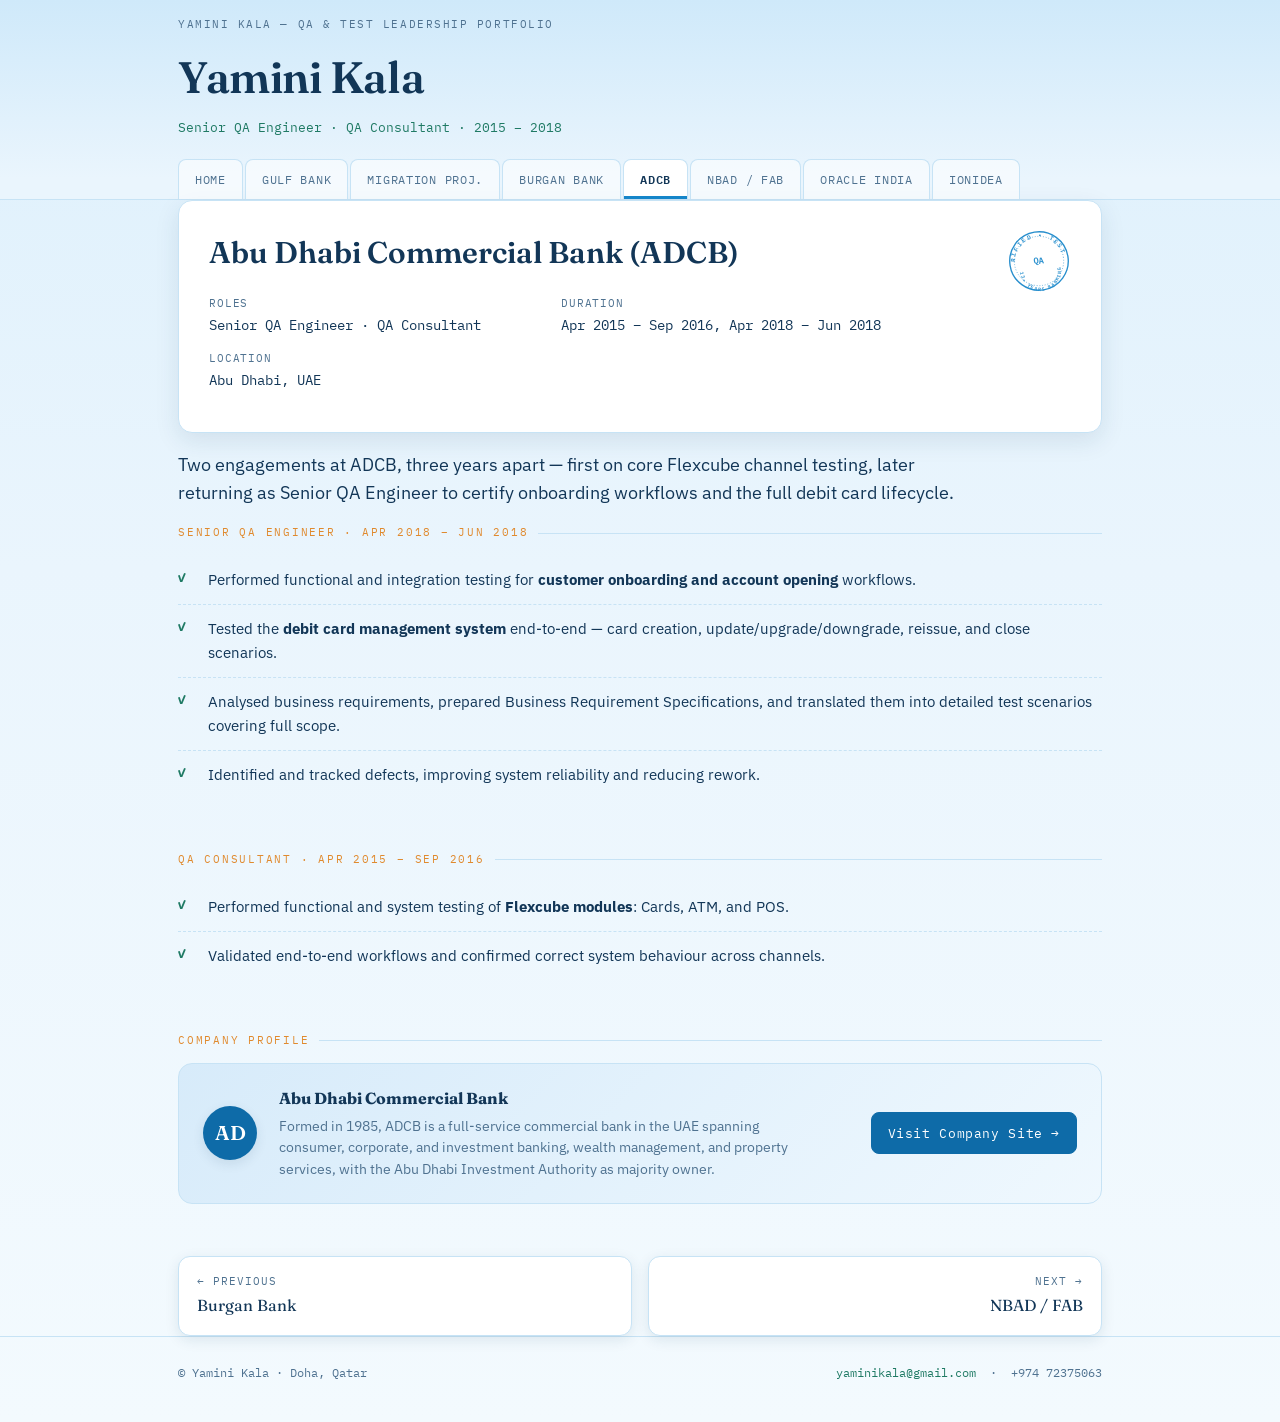
<file: adcb.html>
<!doctype html>
<html lang="en">
<head>
<meta charset="UTF-8">
<meta name="viewport" content="width=device-width, initial-scale=1.0">
<title>ADCB &middot; Yamini Kala</title>
<link rel="preconnect" href="https://fonts.googleapis.com">
<link href="https://fonts.googleapis.com/css2?family=Fraunces:opsz,wght@9..144,400;9..144,600;9..144,700&family=IBM+Plex+Sans:wght@400;500;600&family=IBM+Plex+Mono:wght@400;500;600&display=swap" rel="stylesheet">
<link rel="stylesheet" href="styles.css">
</head>
<body>

  <header class="masthead">
    <div class="wrap">
      <div class="masthead-top">
        <span>Yamini Kala &mdash; QA &amp; Test Leadership Portfolio</span>
      </div>
      <div class="brand-row">
        <div>
          <h1><a href="index.html" style="text-decoration:none;color:inherit;">Yamini Kala</a></h1>
          <div class="role-line">Senior QA Engineer &middot; QA Consultant &middot; 2015 &ndash; 2018</div>
        </div>
      </div>
      <nav class="tabs">
        <a href="index.html" class="tab">Home</a>
<a href="gulf-bank.html" class="tab">Gulf Bank</a>
<a href="migration-project.html" class="tab">Migration Proj.</a>
<a href="burgan-bank.html" class="tab">Burgan Bank</a>
<a href="adcb.html" class="tab active">ADCB</a>
<a href="nbad.html" class="tab">NBAD / FAB</a>
<a href="oracle-india.html" class="tab">Oracle India</a>
<a href="ionidea.html" class="tab">IonIdea</a>
      </nav>
    </div>
  </header>

  <main class="wrap">

<div class="record-head">
  <div>
    <h2 class="title">Abu Dhabi Commercial Bank (ADCB)</h2>
    <dl class="record-fields">
      <div><dt>Roles</dt><dd>Senior QA Engineer &middot; QA Consultant</dd></div>
      <div><dt>Duration</dt><dd>Apr 2015 &ndash; Sep 2016, Apr 2018 &ndash; Jun 2018</dd></div>
      <div><dt>Location</dt><dd>Abu Dhabi, UAE</dd></div>
    </dl>
  </div>
  
<div class="stamp small" aria-hidden="true">
  <svg viewBox="0 0 140 140" xmlns="http://www.w3.org/2000/svg">
    <circle cx="70" cy="70" r="64" fill="none" stroke="currentColor" stroke-width="3"/>
    <circle cx="70" cy="70" r="54" fill="none" stroke="currentColor" stroke-width="1.4" stroke-dasharray="2 4"/>
    <path id="arcTopad" d="M 18 70 A 52 52 0 0 1 122 70" fill="none"/>
    <path id="arcBotad" d="M 26 92 A 44 44 0 0 0 114 92" fill="none"/>
    <text font-size="13" letter-spacing="3" fill="currentColor">
      <textPath href="#arcTopad" startOffset="50%" text-anchor="middle">VERIFIED &#8226; TESTED</textPath>
    </text>
    <text x="70" y="76" font-size="19" text-anchor="middle" fill="currentColor" font-weight="700">QA</text>
    <text font-size="10.5" letter-spacing="2" fill="currentColor">
      <textPath href="#arcBotad" startOffset="50%" text-anchor="middle">13&#43; YEARS BANKING</textPath>
    </text>
  </svg>
</div>

</div>

<p class="lede">Two engagements at ADCB, three years apart &mdash; first on core Flexcube
channel testing, later returning as Senior QA Engineer to certify onboarding workflows
and the full debit card lifecycle.</p>

<section>
  <div class="section-label">Senior QA Engineer &middot; Apr 2018 &ndash; Jun 2018</div>
  <ul class="findings">
    <li>Performed functional and integration testing for <b>customer onboarding and account opening</b> workflows.</li>
    <li>Tested the <b>debit card management system</b> end-to-end &mdash; card creation, update/upgrade/downgrade, reissue, and close scenarios.</li>
    <li>Analysed business requirements, prepared Business Requirement Specifications, and translated them into detailed test scenarios covering full scope.</li>
    <li>Identified and tracked defects, improving system reliability and reducing rework.</li>
  </ul>
</section>

<section>
  <div class="section-label">QA Consultant &middot; Apr 2015 &ndash; Sep 2016</div>
  <ul class="findings">
    <li>Performed functional and system testing of <b>Flexcube modules</b>: Cards, ATM, and POS.</li>
    <li>Validated end-to-end workflows and confirmed correct system behaviour across channels.</li>
  </ul>
</section>

<section>
  <div class="section-label">Company Profile</div>
  
  <div class="company-panel">
    <div class="mark">AD</div>
    <div class="info">
      <h4>Abu Dhabi Commercial Bank</h4>
      <p>Formed in 1985, ADCB is a full-service commercial bank in the UAE spanning consumer, corporate, and investment banking, wealth management, and property services, with the Abu Dhabi Investment Authority as majority owner.</p>
    </div>
    <a class="btn" href="https://www.adcb.com" target="_blank" rel="noopener">Visit Company Site &rarr;</a>
  </div>

</section>


<div class="pagenav">
  <a class="prev" href="burgan-bank.html"><div class="dir">&larr; Previous</div><div class="name">Burgan Bank</div></a>
  <a class="next" href="nbad.html"><div class="dir">Next &rarr;</div><div class="name">NBAD / FAB</div></a>
</div>


  </main>

  <footer>
    <div class="wrap" style="display:flex;justify-content:space-between;flex-wrap:wrap;gap:10px;width:100%;">
      <span>&copy; Yamini Kala &middot; Doha, Qatar</span>
      <span><a href="mailto:yaminikala@gmail.com">yaminikala@gmail.com</a> &nbsp;&middot;&nbsp; +974 72375063</span>
    </div>
  </footer>

</body>
</html>
</file>
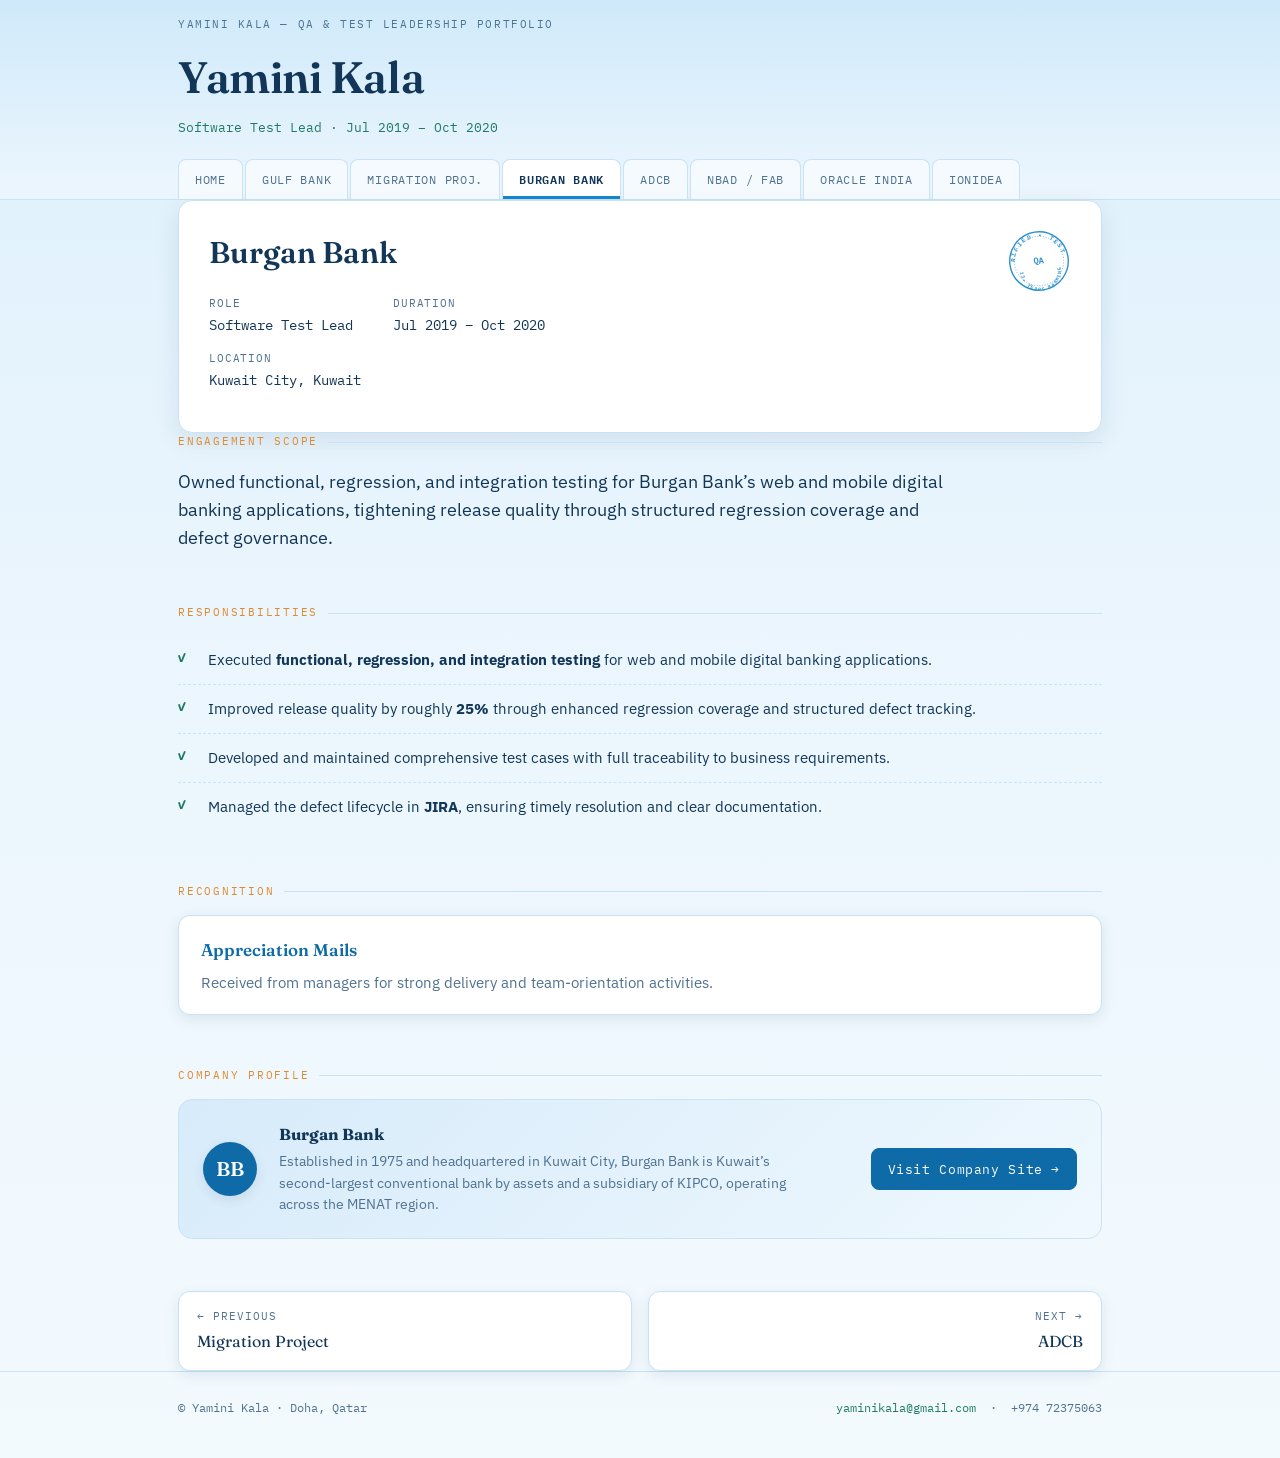
<file: burgan-bank.html>
<!doctype html>
<html lang="en">
<head>
<meta charset="UTF-8">
<meta name="viewport" content="width=device-width, initial-scale=1.0">
<title>Burgan Bank &middot; Yamini Kala</title>
<link rel="preconnect" href="https://fonts.googleapis.com">
<link href="https://fonts.googleapis.com/css2?family=Fraunces:opsz,wght@9..144,400;9..144,600;9..144,700&family=IBM+Plex+Sans:wght@400;500;600&family=IBM+Plex+Mono:wght@400;500;600&display=swap" rel="stylesheet">
<link rel="stylesheet" href="styles.css">
</head>
<body>

  <header class="masthead">
    <div class="wrap">
      <div class="masthead-top">
        <span>Yamini Kala &mdash; QA &amp; Test Leadership Portfolio</span>
      </div>
      <div class="brand-row">
        <div>
          <h1><a href="index.html" style="text-decoration:none;color:inherit;">Yamini Kala</a></h1>
          <div class="role-line">Software Test Lead &middot; Jul 2019 &ndash; Oct 2020</div>
        </div>
      </div>
      <nav class="tabs">
        <a href="index.html" class="tab">Home</a>
<a href="gulf-bank.html" class="tab">Gulf Bank</a>
<a href="migration-project.html" class="tab">Migration Proj.</a>
<a href="burgan-bank.html" class="tab active">Burgan Bank</a>
<a href="adcb.html" class="tab">ADCB</a>
<a href="nbad.html" class="tab">NBAD / FAB</a>
<a href="oracle-india.html" class="tab">Oracle India</a>
<a href="ionidea.html" class="tab">IonIdea</a>
      </nav>
    </div>
  </header>

  <main class="wrap">

<div class="record-head">
  <div>
    <h2 class="title">Burgan Bank</h2>
    <dl class="record-fields">
      <div><dt>Role</dt><dd>Software Test Lead</dd></div>
      <div><dt>Duration</dt><dd>Jul 2019 &ndash; Oct 2020</dd></div>
      <div><dt>Location</dt><dd>Kuwait City, Kuwait</dd></div>
    </dl>
  </div>
  
<div class="stamp small" aria-hidden="true">
  <svg viewBox="0 0 140 140" xmlns="http://www.w3.org/2000/svg">
    <circle cx="70" cy="70" r="64" fill="none" stroke="currentColor" stroke-width="3"/>
    <circle cx="70" cy="70" r="54" fill="none" stroke="currentColor" stroke-width="1.4" stroke-dasharray="2 4"/>
    <path id="arcTopbb" d="M 18 70 A 52 52 0 0 1 122 70" fill="none"/>
    <path id="arcBotbb" d="M 26 92 A 44 44 0 0 0 114 92" fill="none"/>
    <text font-size="13" letter-spacing="3" fill="currentColor">
      <textPath href="#arcTopbb" startOffset="50%" text-anchor="middle">VERIFIED &#8226; TESTED</textPath>
    </text>
    <text x="70" y="76" font-size="19" text-anchor="middle" fill="currentColor" font-weight="700">QA</text>
    <text font-size="10.5" letter-spacing="2" fill="currentColor">
      <textPath href="#arcBotbb" startOffset="50%" text-anchor="middle">13&#43; YEARS BANKING</textPath>
    </text>
  </svg>
</div>

</div>

<section>
  <div class="section-label">Engagement Scope</div>
  <p class="lede">Owned functional, regression, and integration testing for Burgan Bank&rsquo;s
  web and mobile digital banking applications, tightening release quality through structured
  regression coverage and defect governance.</p>
</section>

<section>
  <div class="section-label">Responsibilities</div>
  <ul class="findings">
    <li>Executed <b>functional, regression, and integration testing</b> for web and mobile digital banking applications.</li>
    <li>Improved release quality by roughly <b>25%</b> through enhanced regression coverage and structured defect tracking.</li>
    <li>Developed and maintained comprehensive test cases with full traceability to business requirements.</li>
    <li>Managed the defect lifecycle in <b>JIRA</b>, ensuring timely resolution and clear documentation.</li>
  </ul>
</section>

<section>
  <div class="section-label">Recognition</div>
  <div class="card"><h3>Appreciation Mails</h3><p>Received from managers for strong delivery and team-orientation activities.</p></div>
</section>

<section>
  <div class="section-label">Company Profile</div>
  
  <div class="company-panel">
    <div class="mark">BB</div>
    <div class="info">
      <h4>Burgan Bank</h4>
      <p>Established in 1975 and headquartered in Kuwait City, Burgan Bank is Kuwait&rsquo;s second-largest conventional bank by assets and a subsidiary of KIPCO, operating across the MENAT region.</p>
    </div>
    <a class="btn" href="https://www.burgan.com" target="_blank" rel="noopener">Visit Company Site &rarr;</a>
  </div>

</section>


<div class="pagenav">
  <a class="prev" href="migration-project.html"><div class="dir">&larr; Previous</div><div class="name">Migration Project</div></a>
  <a class="next" href="adcb.html"><div class="dir">Next &rarr;</div><div class="name">ADCB</div></a>
</div>


  </main>

  <footer>
    <div class="wrap" style="display:flex;justify-content:space-between;flex-wrap:wrap;gap:10px;width:100%;">
      <span>&copy; Yamini Kala &middot; Doha, Qatar</span>
      <span><a href="mailto:yaminikala@gmail.com">yaminikala@gmail.com</a> &nbsp;&middot;&nbsp; +974 72375063</span>
    </div>
  </footer>

</body>
</html>
</file>
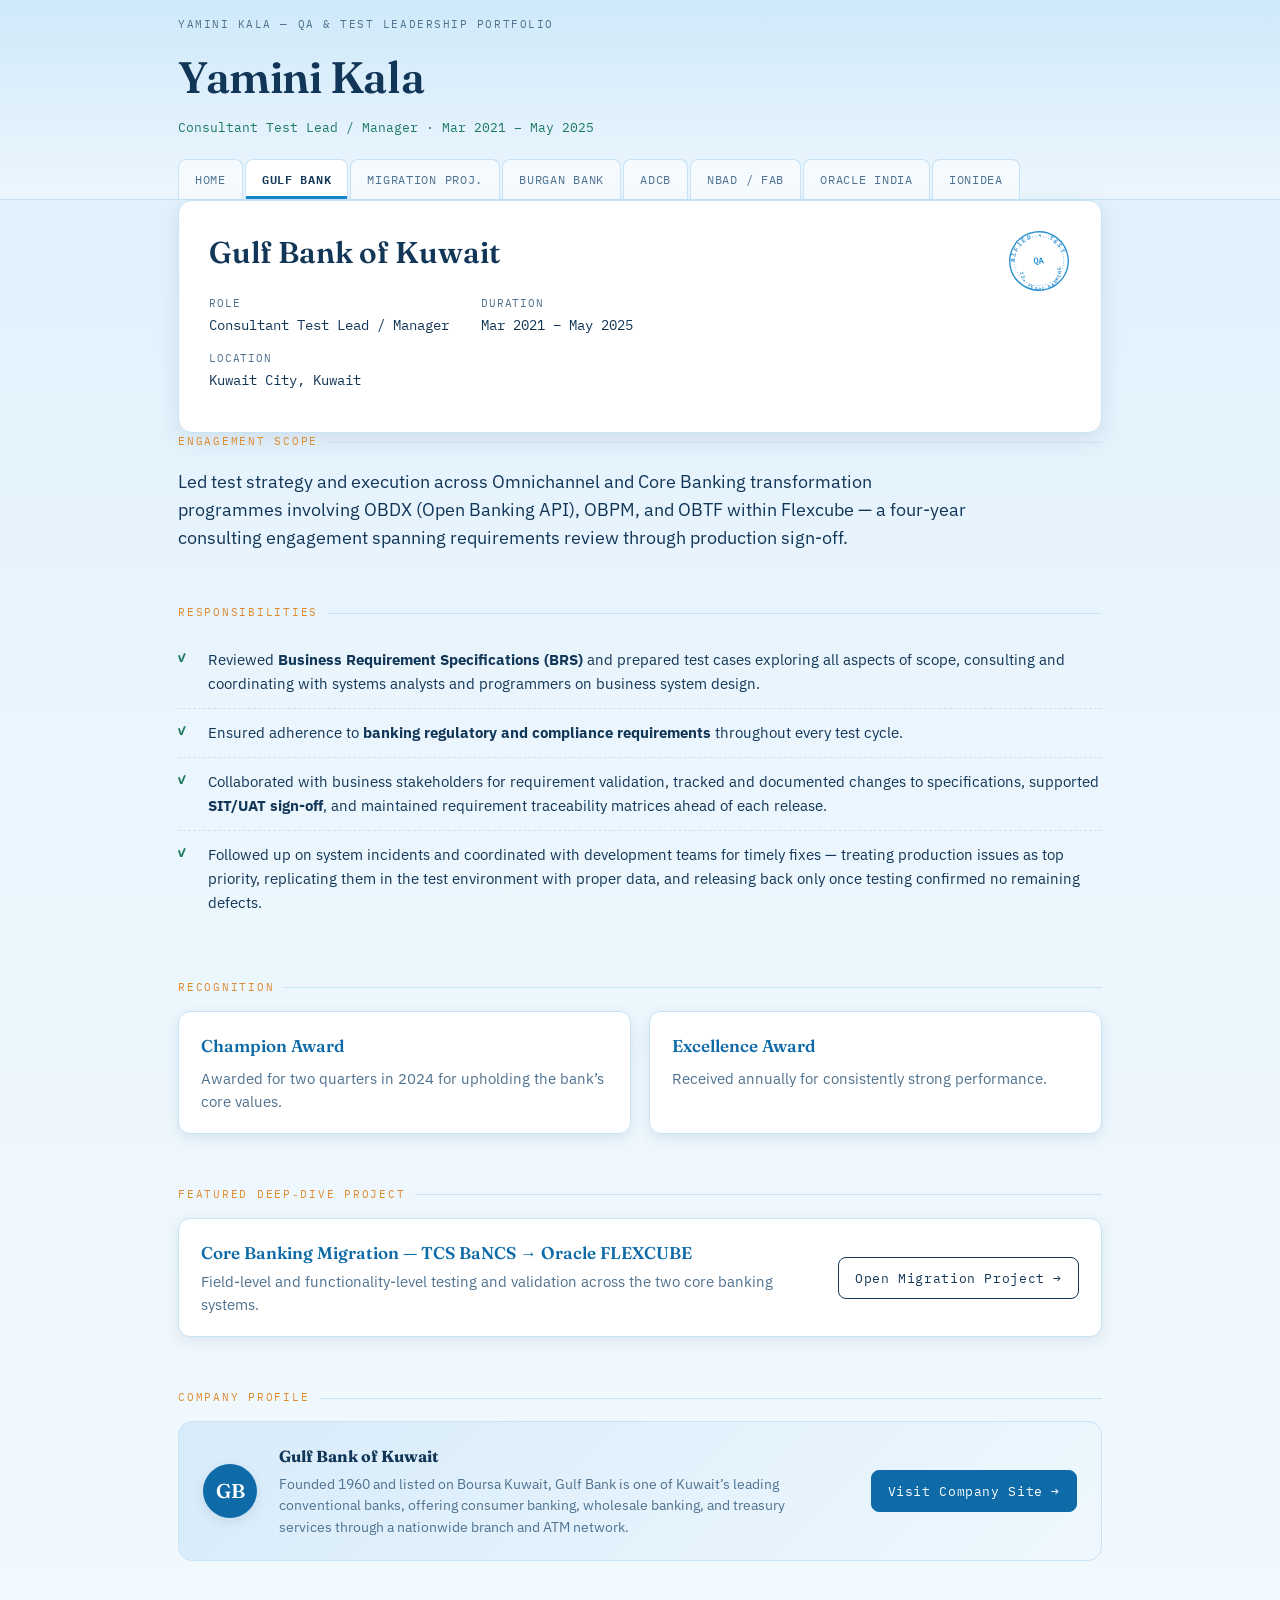
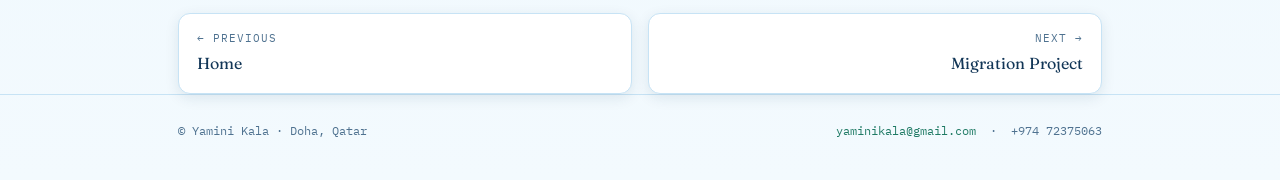
<file: gulf-bank.html>
<!doctype html>
<html lang="en">
<head>
<meta charset="UTF-8">
<meta name="viewport" content="width=device-width, initial-scale=1.0">
<title>Gulf Bank of Kuwait &middot; Yamini Kala</title>
<link rel="preconnect" href="https://fonts.googleapis.com">
<link href="https://fonts.googleapis.com/css2?family=Fraunces:opsz,wght@9..144,400;9..144,600;9..144,700&family=IBM+Plex+Sans:wght@400;500;600&family=IBM+Plex+Mono:wght@400;500;600&display=swap" rel="stylesheet">
<link rel="stylesheet" href="styles.css">
</head>
<body>

  <header class="masthead">
    <div class="wrap">
      <div class="masthead-top">
        <span>Yamini Kala &mdash; QA &amp; Test Leadership Portfolio</span>
      </div>
      <div class="brand-row">
        <div>
          <h1><a href="index.html" style="text-decoration:none;color:inherit;">Yamini Kala</a></h1>
          <div class="role-line">Consultant Test Lead / Manager &middot; Mar 2021 &ndash; May 2025</div>
        </div>
      </div>
      <nav class="tabs">
        <a href="index.html" class="tab">Home</a>
<a href="gulf-bank.html" class="tab active">Gulf Bank</a>
<a href="migration-project.html" class="tab">Migration Proj.</a>
<a href="burgan-bank.html" class="tab">Burgan Bank</a>
<a href="adcb.html" class="tab">ADCB</a>
<a href="nbad.html" class="tab">NBAD / FAB</a>
<a href="oracle-india.html" class="tab">Oracle India</a>
<a href="ionidea.html" class="tab">IonIdea</a>
      </nav>
    </div>
  </header>

  <main class="wrap">

<div class="record-head">
  <div>
    <h2 class="title">Gulf Bank of Kuwait</h2>
    <dl class="record-fields">
      <div><dt>Role</dt><dd>Consultant Test Lead / Manager</dd></div>
      <div><dt>Duration</dt><dd>Mar 2021 &ndash; May 2025</dd></div>
      <div><dt>Location</dt><dd>Kuwait City, Kuwait</dd></div>
    </dl>
  </div>
  
<div class="stamp small" aria-hidden="true">
  <svg viewBox="0 0 140 140" xmlns="http://www.w3.org/2000/svg">
    <circle cx="70" cy="70" r="64" fill="none" stroke="currentColor" stroke-width="3"/>
    <circle cx="70" cy="70" r="54" fill="none" stroke="currentColor" stroke-width="1.4" stroke-dasharray="2 4"/>
    <path id="arcTopgb" d="M 18 70 A 52 52 0 0 1 122 70" fill="none"/>
    <path id="arcBotgb" d="M 26 92 A 44 44 0 0 0 114 92" fill="none"/>
    <text font-size="13" letter-spacing="3" fill="currentColor">
      <textPath href="#arcTopgb" startOffset="50%" text-anchor="middle">VERIFIED &#8226; TESTED</textPath>
    </text>
    <text x="70" y="76" font-size="19" text-anchor="middle" fill="currentColor" font-weight="700">QA</text>
    <text font-size="10.5" letter-spacing="2" fill="currentColor">
      <textPath href="#arcBotgb" startOffset="50%" text-anchor="middle">13&#43; YEARS BANKING</textPath>
    </text>
  </svg>
</div>

</div>

<section>
  <div class="section-label">Engagement Scope</div>
  <p class="lede">Led test strategy and execution across Omnichannel and Core Banking
  transformation programmes involving OBDX (Open Banking API), OBPM, and OBTF within
  Flexcube &mdash; a four-year consulting engagement spanning requirements review through
  production sign-off.</p>
</section>

<section>
  <div class="section-label">Responsibilities</div>
  <ul class="findings">
    <li>Reviewed <b>Business Requirement Specifications (BRS)</b> and prepared test cases exploring all aspects of scope, consulting and coordinating with systems analysts and programmers on business system design.</li>
    <li>Ensured adherence to <b>banking regulatory and compliance requirements</b> throughout every test cycle.</li>
    <li>Collaborated with business stakeholders for requirement validation, tracked and documented changes to specifications, supported <b>SIT/UAT sign-off</b>, and maintained requirement traceability matrices ahead of each release.</li>
    <li>Followed up on system incidents and coordinated with development teams for timely fixes &mdash; treating production issues as top priority, replicating them in the test environment with proper data, and releasing back only once testing confirmed no remaining defects.</li>
  </ul>
</section>

<section>
  <div class="section-label">Recognition</div>
  <div class="grid-2">
    <div class="card"><h3>Champion Award</h3><p>Awarded for two quarters in 2024 for upholding the bank&rsquo;s core values.</p></div>
    <div class="card"><h3>Excellence Award</h3><p>Received annually for consistently strong performance.</p></div>
  </div>
</section>

<section>
  <div class="section-label">Featured Deep&#8209;Dive Project</div>
  <div class="card" style="display:flex;justify-content:space-between;align-items:center;gap:16px;flex-wrap:wrap;">
    <div>
      <h3 style="margin-bottom:4px;">Core Banking Migration &mdash; TCS BaNCS &rarr; Oracle FLEXCUBE</h3>
      <p>Field-level and functionality-level testing and validation across the two core banking systems.</p>
    </div>
    <a class="btn ghost" href="migration-project.html">Open Migration Project &rarr;</a>
  </div>
</section>

<section>
  <div class="section-label">Company Profile</div>
  
  <div class="company-panel">
    <div class="mark">GB</div>
    <div class="info">
      <h4>Gulf Bank of Kuwait</h4>
      <p>Founded 1960 and listed on Boursa Kuwait, Gulf Bank is one of Kuwait&rsquo;s leading conventional banks, offering consumer banking, wholesale banking, and treasury services through a nationwide branch and ATM network.</p>
    </div>
    <a class="btn" href="https://www.e-gulfbank.com" target="_blank" rel="noopener">Visit Company Site &rarr;</a>
  </div>

</section>


<div class="pagenav">
  <a class="prev" href="index.html"><div class="dir">&larr; Previous</div><div class="name">Home</div></a>
  <a class="next" href="migration-project.html"><div class="dir">Next &rarr;</div><div class="name">Migration Project</div></a>
</div>


  </main>

  <footer>
    <div class="wrap" style="display:flex;justify-content:space-between;flex-wrap:wrap;gap:10px;width:100%;">
      <span>&copy; Yamini Kala &middot; Doha, Qatar</span>
      <span><a href="mailto:yaminikala@gmail.com">yaminikala@gmail.com</a> &nbsp;&middot;&nbsp; +974 72375063</span>
    </div>
  </footer>

</body>
</html>
</file>
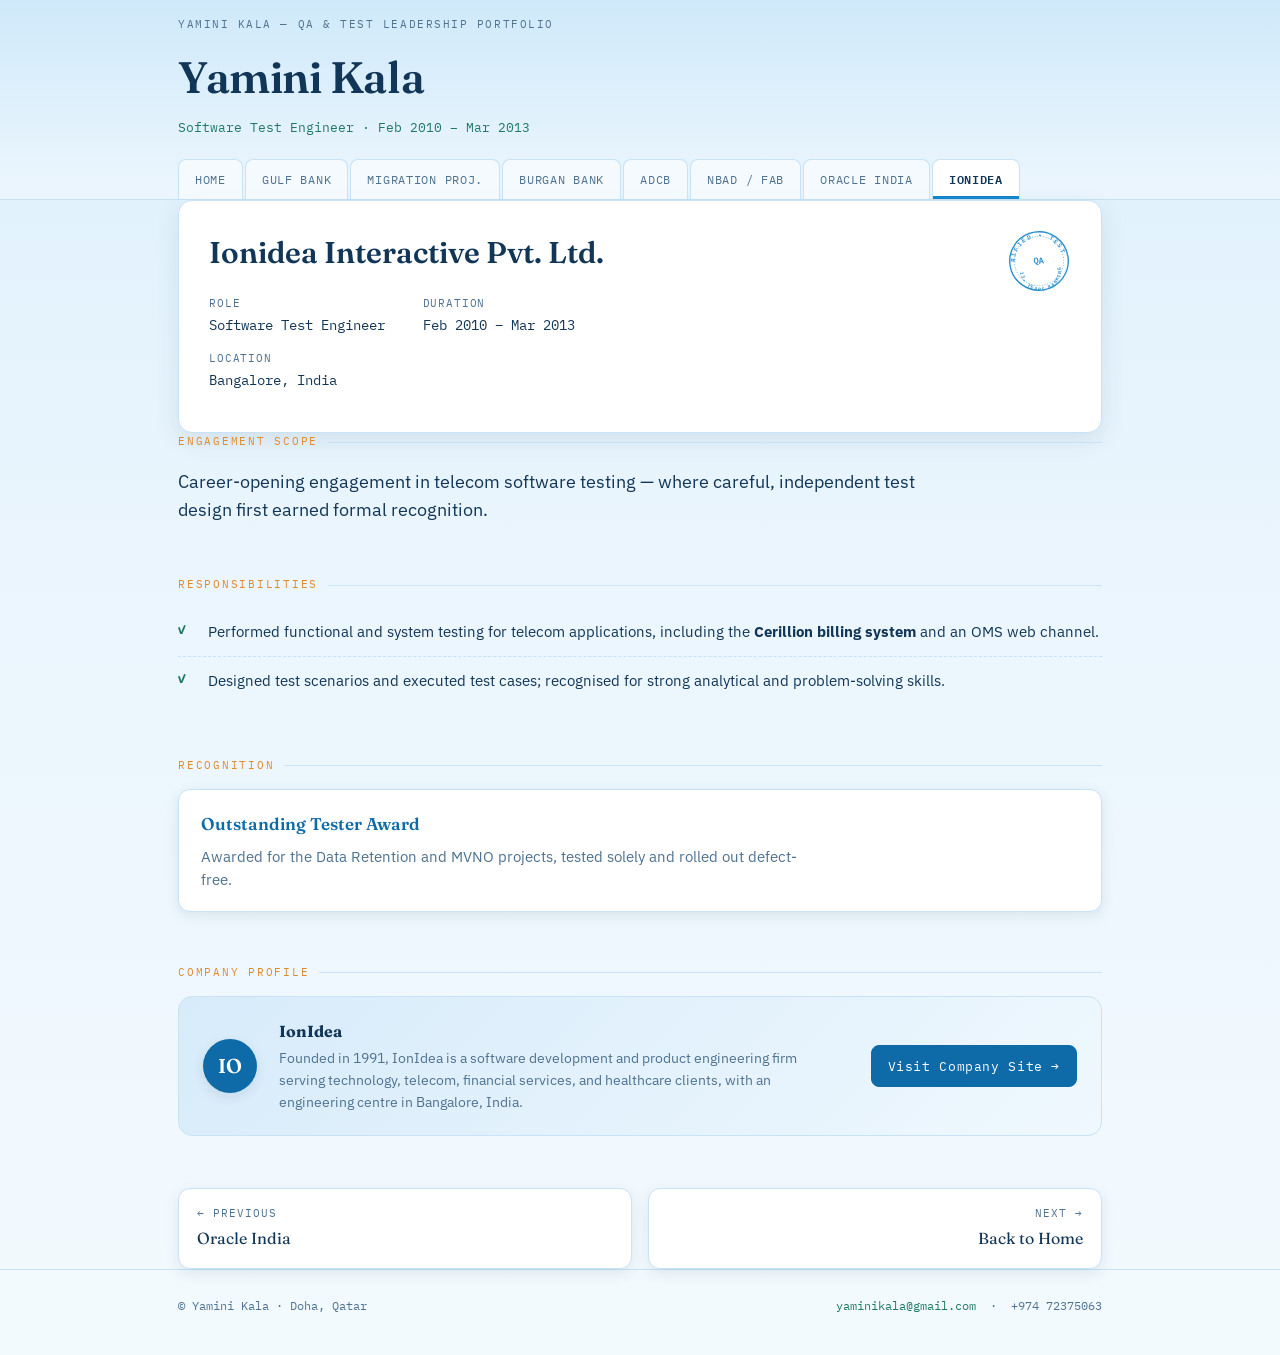
<file: ionidea.html>
<!doctype html>
<html lang="en">
<head>
<meta charset="UTF-8">
<meta name="viewport" content="width=device-width, initial-scale=1.0">
<title>IonIdea &middot; Yamini Kala</title>
<link rel="preconnect" href="https://fonts.googleapis.com">
<link href="https://fonts.googleapis.com/css2?family=Fraunces:opsz,wght@9..144,400;9..144,600;9..144,700&family=IBM+Plex+Sans:wght@400;500;600&family=IBM+Plex+Mono:wght@400;500;600&display=swap" rel="stylesheet">
<link rel="stylesheet" href="styles.css">
</head>
<body>

  <header class="masthead">
    <div class="wrap">
      <div class="masthead-top">
        <span>Yamini Kala &mdash; QA &amp; Test Leadership Portfolio</span>
      </div>
      <div class="brand-row">
        <div>
          <h1><a href="index.html" style="text-decoration:none;color:inherit;">Yamini Kala</a></h1>
          <div class="role-line">Software Test Engineer &middot; Feb 2010 &ndash; Mar 2013</div>
        </div>
      </div>
      <nav class="tabs">
        <a href="index.html" class="tab">Home</a>
<a href="gulf-bank.html" class="tab">Gulf Bank</a>
<a href="migration-project.html" class="tab">Migration Proj.</a>
<a href="burgan-bank.html" class="tab">Burgan Bank</a>
<a href="adcb.html" class="tab">ADCB</a>
<a href="nbad.html" class="tab">NBAD / FAB</a>
<a href="oracle-india.html" class="tab">Oracle India</a>
<a href="ionidea.html" class="tab active">IonIdea</a>
      </nav>
    </div>
  </header>

  <main class="wrap">

<div class="record-head">
  <div>
    <h2 class="title">Ionidea Interactive Pvt. Ltd.</h2>
    <dl class="record-fields">
      <div><dt>Role</dt><dd>Software Test Engineer</dd></div>
      <div><dt>Duration</dt><dd>Feb 2010 &ndash; Mar 2013</dd></div>
      <div><dt>Location</dt><dd>Bangalore, India</dd></div>
    </dl>
  </div>
  
<div class="stamp small" aria-hidden="true">
  <svg viewBox="0 0 140 140" xmlns="http://www.w3.org/2000/svg">
    <circle cx="70" cy="70" r="64" fill="none" stroke="currentColor" stroke-width="3"/>
    <circle cx="70" cy="70" r="54" fill="none" stroke="currentColor" stroke-width="1.4" stroke-dasharray="2 4"/>
    <path id="arcTopio" d="M 18 70 A 52 52 0 0 1 122 70" fill="none"/>
    <path id="arcBotio" d="M 26 92 A 44 44 0 0 0 114 92" fill="none"/>
    <text font-size="13" letter-spacing="3" fill="currentColor">
      <textPath href="#arcTopio" startOffset="50%" text-anchor="middle">VERIFIED &#8226; TESTED</textPath>
    </text>
    <text x="70" y="76" font-size="19" text-anchor="middle" fill="currentColor" font-weight="700">QA</text>
    <text font-size="10.5" letter-spacing="2" fill="currentColor">
      <textPath href="#arcBotio" startOffset="50%" text-anchor="middle">13&#43; YEARS BANKING</textPath>
    </text>
  </svg>
</div>

</div>

<section>
  <div class="section-label">Engagement Scope</div>
  <p class="lede">Career-opening engagement in telecom software testing &mdash; where careful,
  independent test design first earned formal recognition.</p>
</section>

<section>
  <div class="section-label">Responsibilities</div>
  <ul class="findings">
    <li>Performed functional and system testing for telecom applications, including the <b>Cerillion billing system</b> and an OMS web channel.</li>
    <li>Designed test scenarios and executed test cases; recognised for strong analytical and problem-solving skills.</li>
  </ul>
</section>

<section>
  <div class="section-label">Recognition</div>
  <div class="card"><h3>Outstanding Tester Award</h3><p>Awarded for the Data Retention and MVNO projects, tested solely and rolled out defect-free.</p></div>
</section>

<section>
  <div class="section-label">Company Profile</div>
  
  <div class="company-panel">
    <div class="mark">IO</div>
    <div class="info">
      <h4>IonIdea</h4>
      <p>Founded in 1991, IonIdea is a software development and product engineering firm serving technology, telecom, financial services, and healthcare clients, with an engineering centre in Bangalore, India.</p>
    </div>
    <a class="btn" href="https://www.ionidea.com" target="_blank" rel="noopener">Visit Company Site &rarr;</a>
  </div>

</section>


<div class="pagenav">
  <a class="prev" href="oracle-india.html"><div class="dir">&larr; Previous</div><div class="name">Oracle India</div></a>
  <a class="next" href="index.html"><div class="dir">Next &rarr;</div><div class="name">Back to Home</div></a>
</div>


  </main>

  <footer>
    <div class="wrap" style="display:flex;justify-content:space-between;flex-wrap:wrap;gap:10px;width:100%;">
      <span>&copy; Yamini Kala &middot; Doha, Qatar</span>
      <span><a href="mailto:yaminikala@gmail.com">yaminikala@gmail.com</a> &nbsp;&middot;&nbsp; +974 72375063</span>
    </div>
  </footer>

</body>
</html>
</file>
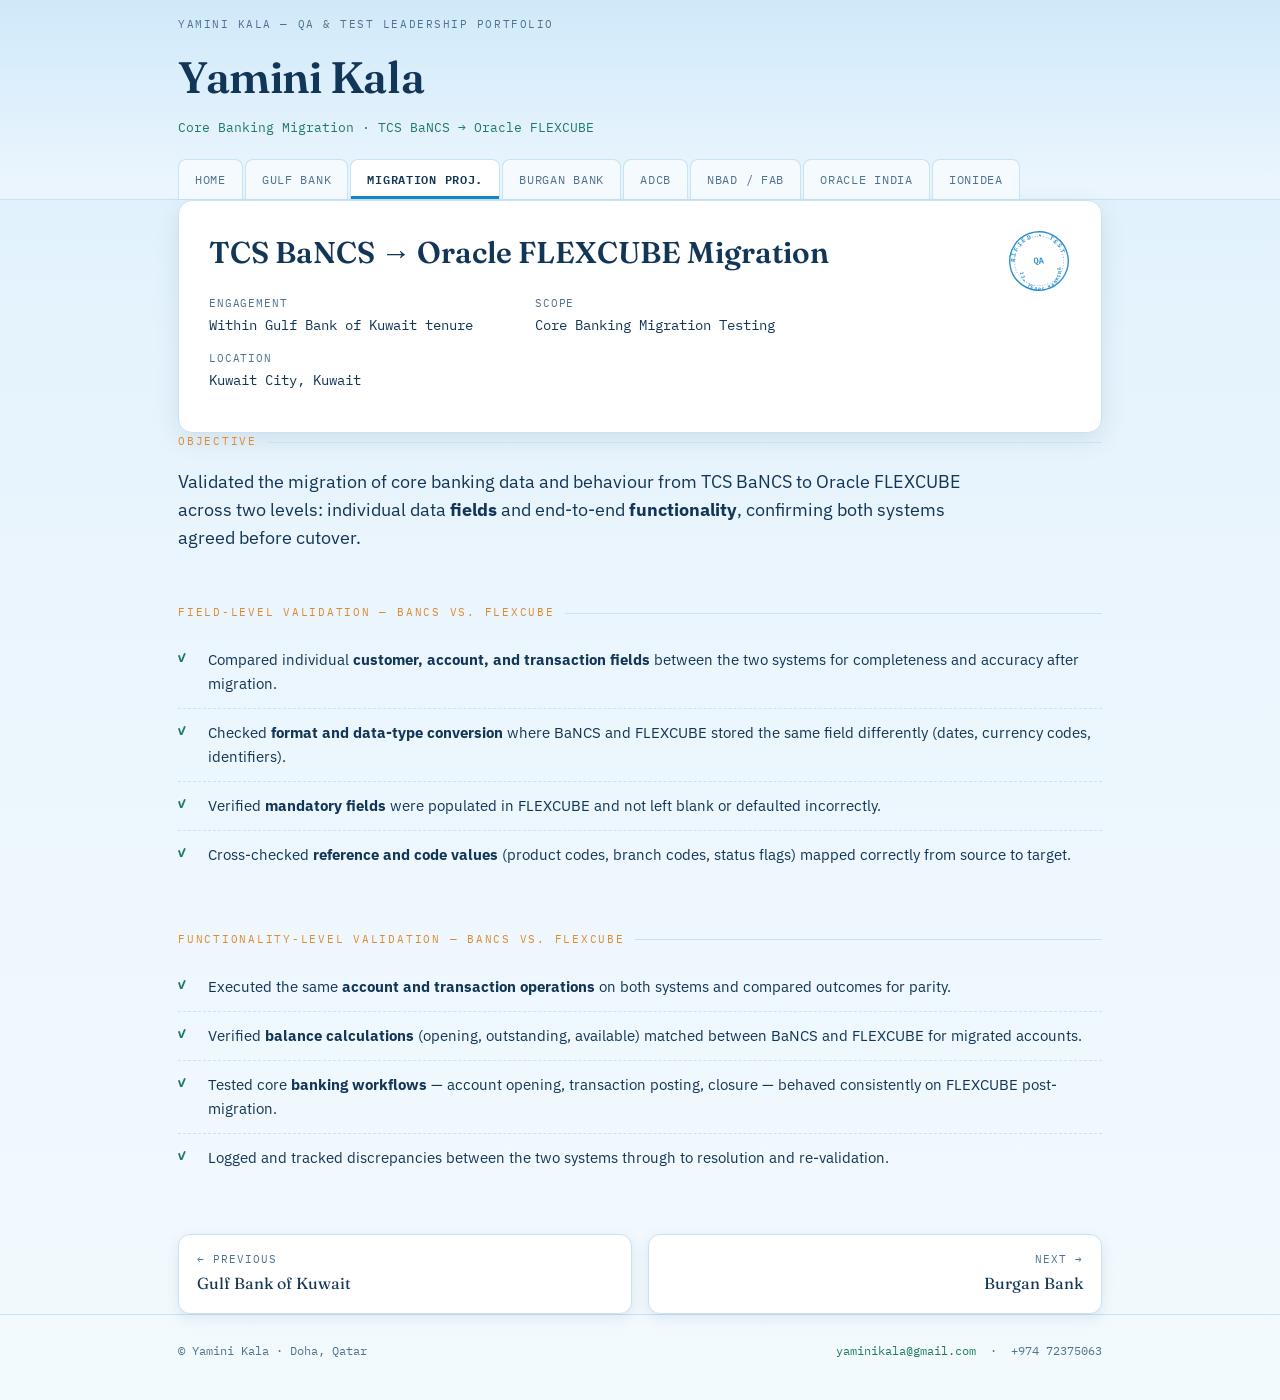
<file: migration-project.html>
<!doctype html>
<html lang="en">
<head>
<meta charset="UTF-8">
<meta name="viewport" content="width=device-width, initial-scale=1.0">
<title>Migration Project &middot; Yamini Kala</title>
<link rel="preconnect" href="https://fonts.googleapis.com">
<link href="https://fonts.googleapis.com/css2?family=Fraunces:opsz,wght@9..144,400;9..144,600;9..144,700&family=IBM+Plex+Sans:wght@400;500;600&family=IBM+Plex+Mono:wght@400;500;600&display=swap" rel="stylesheet">
<link rel="stylesheet" href="styles.css">
</head>
<body>

  <header class="masthead">
    <div class="wrap">
      <div class="masthead-top">
        <span>Yamini Kala &mdash; QA &amp; Test Leadership Portfolio</span>
      </div>
      <div class="brand-row">
        <div>
          <h1><a href="index.html" style="text-decoration:none;color:inherit;">Yamini Kala</a></h1>
          <div class="role-line">Core Banking Migration &middot; TCS BaNCS &rarr; Oracle FLEXCUBE</div>
        </div>
      </div>
      <nav class="tabs">
        <a href="index.html" class="tab">Home</a>
<a href="gulf-bank.html" class="tab">Gulf Bank</a>
<a href="migration-project.html" class="tab active">Migration Proj.</a>
<a href="burgan-bank.html" class="tab">Burgan Bank</a>
<a href="adcb.html" class="tab">ADCB</a>
<a href="nbad.html" class="tab">NBAD / FAB</a>
<a href="oracle-india.html" class="tab">Oracle India</a>
<a href="ionidea.html" class="tab">IonIdea</a>
      </nav>
    </div>
  </header>

  <main class="wrap">

<div class="record-head">
  <div>
    <h2 class="title">TCS BaNCS &rarr; Oracle FLEXCUBE Migration</h2>
    <dl class="record-fields">
      <div><dt>Engagement</dt><dd>Within Gulf Bank of Kuwait tenure</dd></div>
      <div><dt>Scope</dt><dd>Core Banking Migration Testing</dd></div>
      <div><dt>Location</dt><dd>Kuwait City, Kuwait</dd></div>
    </dl>
  </div>
  
<div class="stamp small" aria-hidden="true">
  <svg viewBox="0 0 140 140" xmlns="http://www.w3.org/2000/svg">
    <circle cx="70" cy="70" r="64" fill="none" stroke="currentColor" stroke-width="3"/>
    <circle cx="70" cy="70" r="54" fill="none" stroke="currentColor" stroke-width="1.4" stroke-dasharray="2 4"/>
    <path id="arcTopmg" d="M 18 70 A 52 52 0 0 1 122 70" fill="none"/>
    <path id="arcBotmg" d="M 26 92 A 44 44 0 0 0 114 92" fill="none"/>
    <text font-size="13" letter-spacing="3" fill="currentColor">
      <textPath href="#arcTopmg" startOffset="50%" text-anchor="middle">VERIFIED &#8226; TESTED</textPath>
    </text>
    <text x="70" y="76" font-size="19" text-anchor="middle" fill="currentColor" font-weight="700">QA</text>
    <text font-size="10.5" letter-spacing="2" fill="currentColor">
      <textPath href="#arcBotmg" startOffset="50%" text-anchor="middle">13&#43; YEARS BANKING</textPath>
    </text>
  </svg>
</div>

</div>

<section>
  <div class="section-label">Objective</div>
  <p class="lede">Validated the migration of core banking data and behaviour from TCS BaNCS
  to Oracle FLEXCUBE across two levels: individual data <b>fields</b> and end-to-end
  <b>functionality</b>, confirming both systems agreed before cutover.</p>
</section>

<section>
  <div class="section-label">Field-Level Validation &mdash; BaNCS vs. FLEXCUBE</div>
  <ul class="findings">
    <li>Compared individual <b>customer, account, and transaction fields</b> between the two systems for completeness and accuracy after migration.</li>
    <li>Checked <b>format and data-type conversion</b> where BaNCS and FLEXCUBE stored the same field differently (dates, currency codes, identifiers).</li>
    <li>Verified <b>mandatory fields</b> were populated in FLEXCUBE and not left blank or defaulted incorrectly.</li>
    <li>Cross-checked <b>reference and code values</b> (product codes, branch codes, status flags) mapped correctly from source to target.</li>
  </ul>
</section>

<section>
  <div class="section-label">Functionality-Level Validation &mdash; BaNCS vs. FLEXCUBE</div>
  <ul class="findings">
    <li>Executed the same <b>account and transaction operations</b> on both systems and compared outcomes for parity.</li>
    <li>Verified <b>balance calculations</b> (opening, outstanding, available) matched between BaNCS and FLEXCUBE for migrated accounts.</li>
    <li>Tested core <b>banking workflows</b> &mdash; account opening, transaction posting, closure &mdash; behaved consistently on FLEXCUBE post-migration.</li>
    <li>Logged and tracked discrepancies between the two systems through to resolution and re-validation.</li>
  </ul>
</section>


<div class="pagenav">
  <a class="prev" href="gulf-bank.html"><div class="dir">&larr; Previous</div><div class="name">Gulf Bank of Kuwait</div></a>
  <a class="next" href="burgan-bank.html"><div class="dir">Next &rarr;</div><div class="name">Burgan Bank</div></a>
</div>


  </main>

  <footer>
    <div class="wrap" style="display:flex;justify-content:space-between;flex-wrap:wrap;gap:10px;width:100%;">
      <span>&copy; Yamini Kala &middot; Doha, Qatar</span>
      <span><a href="mailto:yaminikala@gmail.com">yaminikala@gmail.com</a> &nbsp;&middot;&nbsp; +974 72375063</span>
    </div>
  </footer>

</body>
</html>
</file>
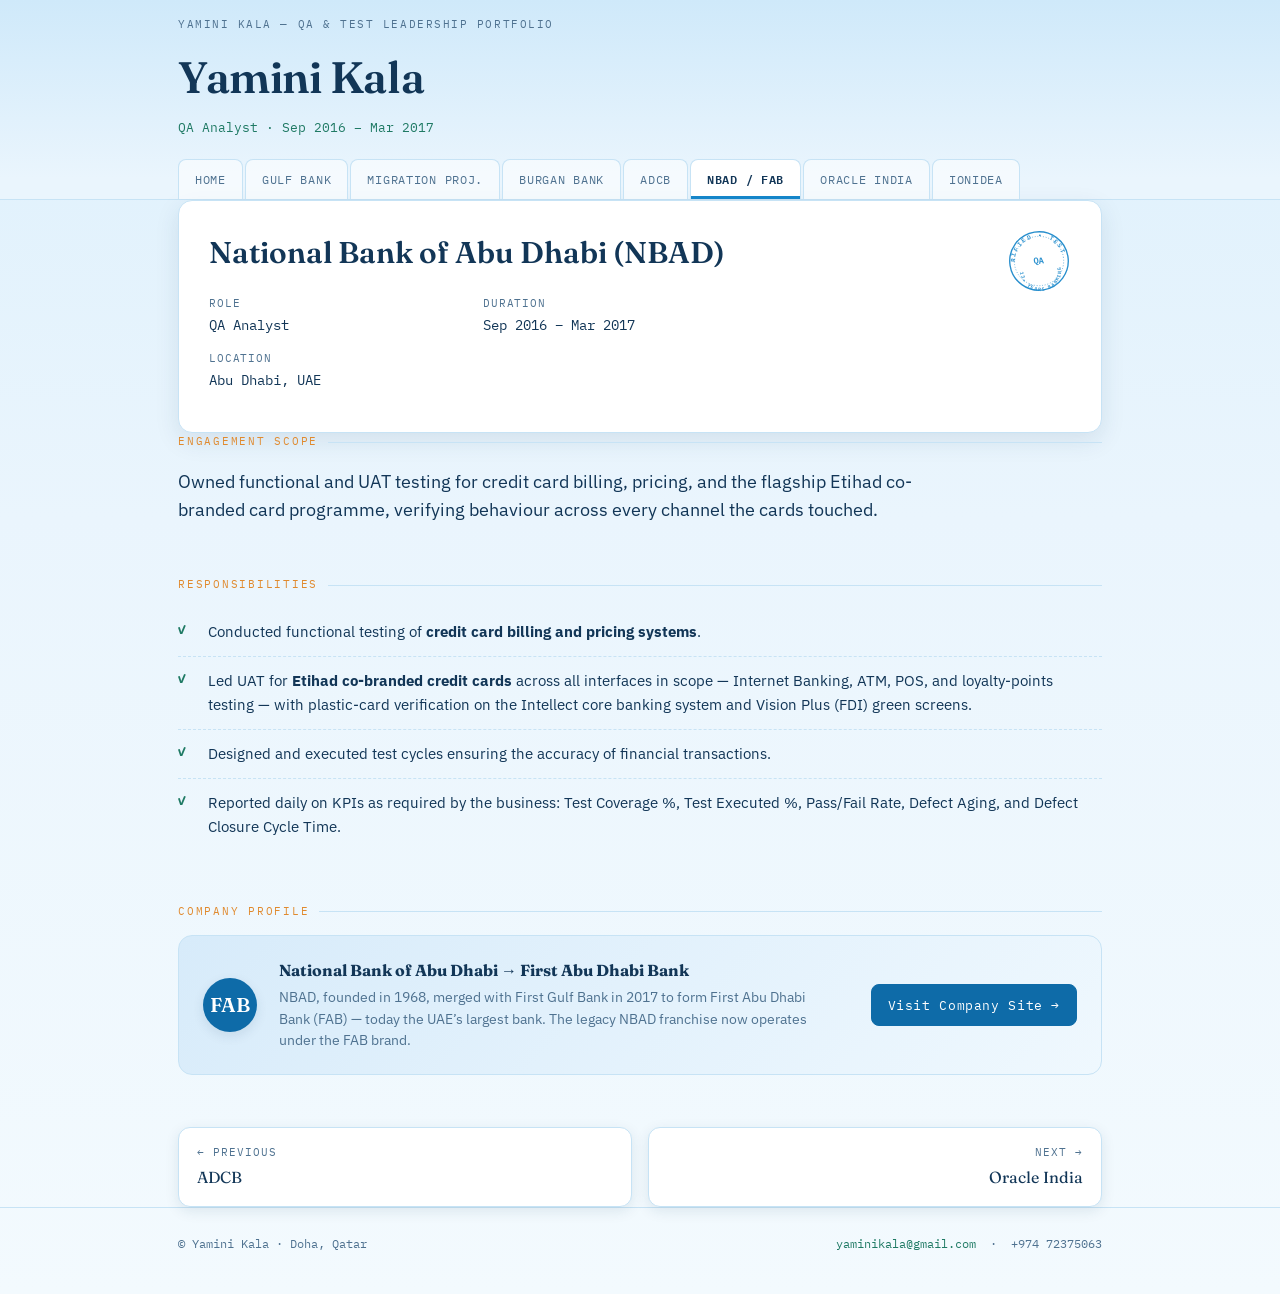
<file: nbad.html>
<!doctype html>
<html lang="en">
<head>
<meta charset="UTF-8">
<meta name="viewport" content="width=device-width, initial-scale=1.0">
<title>NBAD &middot; Yamini Kala</title>
<link rel="preconnect" href="https://fonts.googleapis.com">
<link href="https://fonts.googleapis.com/css2?family=Fraunces:opsz,wght@9..144,400;9..144,600;9..144,700&family=IBM+Plex+Sans:wght@400;500;600&family=IBM+Plex+Mono:wght@400;500;600&display=swap" rel="stylesheet">
<link rel="stylesheet" href="styles.css">
</head>
<body>

  <header class="masthead">
    <div class="wrap">
      <div class="masthead-top">
        <span>Yamini Kala &mdash; QA &amp; Test Leadership Portfolio</span>
      </div>
      <div class="brand-row">
        <div>
          <h1><a href="index.html" style="text-decoration:none;color:inherit;">Yamini Kala</a></h1>
          <div class="role-line">QA Analyst &middot; Sep 2016 &ndash; Mar 2017</div>
        </div>
      </div>
      <nav class="tabs">
        <a href="index.html" class="tab">Home</a>
<a href="gulf-bank.html" class="tab">Gulf Bank</a>
<a href="migration-project.html" class="tab">Migration Proj.</a>
<a href="burgan-bank.html" class="tab">Burgan Bank</a>
<a href="adcb.html" class="tab">ADCB</a>
<a href="nbad.html" class="tab active">NBAD / FAB</a>
<a href="oracle-india.html" class="tab">Oracle India</a>
<a href="ionidea.html" class="tab">IonIdea</a>
      </nav>
    </div>
  </header>

  <main class="wrap">

<div class="record-head">
  <div>
    <h2 class="title">National Bank of Abu Dhabi (NBAD)</h2>
    <dl class="record-fields">
      <div><dt>Role</dt><dd>QA Analyst</dd></div>
      <div><dt>Duration</dt><dd>Sep 2016 &ndash; Mar 2017</dd></div>
      <div><dt>Location</dt><dd>Abu Dhabi, UAE</dd></div>
    </dl>
  </div>
  
<div class="stamp small" aria-hidden="true">
  <svg viewBox="0 0 140 140" xmlns="http://www.w3.org/2000/svg">
    <circle cx="70" cy="70" r="64" fill="none" stroke="currentColor" stroke-width="3"/>
    <circle cx="70" cy="70" r="54" fill="none" stroke="currentColor" stroke-width="1.4" stroke-dasharray="2 4"/>
    <path id="arcTopnb" d="M 18 70 A 52 52 0 0 1 122 70" fill="none"/>
    <path id="arcBotnb" d="M 26 92 A 44 44 0 0 0 114 92" fill="none"/>
    <text font-size="13" letter-spacing="3" fill="currentColor">
      <textPath href="#arcTopnb" startOffset="50%" text-anchor="middle">VERIFIED &#8226; TESTED</textPath>
    </text>
    <text x="70" y="76" font-size="19" text-anchor="middle" fill="currentColor" font-weight="700">QA</text>
    <text font-size="10.5" letter-spacing="2" fill="currentColor">
      <textPath href="#arcBotnb" startOffset="50%" text-anchor="middle">13&#43; YEARS BANKING</textPath>
    </text>
  </svg>
</div>

</div>

<section>
  <div class="section-label">Engagement Scope</div>
  <p class="lede">Owned functional and UAT testing for credit card billing, pricing, and
  the flagship Etihad co-branded card programme, verifying behaviour across every channel
  the cards touched.</p>
</section>

<section>
  <div class="section-label">Responsibilities</div>
  <ul class="findings">
    <li>Conducted functional testing of <b>credit card billing and pricing systems</b>.</li>
    <li>Led UAT for <b>Etihad co-branded credit cards</b> across all interfaces in scope &mdash; Internet Banking, ATM, POS, and loyalty-points testing &mdash; with plastic-card verification on the Intellect core banking system and Vision Plus (FDI) green screens.</li>
    <li>Designed and executed test cycles ensuring the accuracy of financial transactions.</li>
    <li>Reported daily on KPIs as required by the business: Test Coverage %, Test Executed %, Pass/Fail Rate, Defect Aging, and Defect Closure Cycle Time.</li>
  </ul>
</section>

<section>
  <div class="section-label">Company Profile</div>
  
  <div class="company-panel">
    <div class="mark">FAB</div>
    <div class="info">
      <h4>National Bank of Abu Dhabi &rarr; First Abu Dhabi Bank</h4>
      <p>NBAD, founded in 1968, merged with First Gulf Bank in 2017 to form First Abu Dhabi Bank (FAB) &mdash; today the UAE&rsquo;s largest bank. The legacy NBAD franchise now operates under the FAB brand.</p>
    </div>
    <a class="btn" href="https://www.bankfab.com" target="_blank" rel="noopener">Visit Company Site &rarr;</a>
  </div>

</section>


<div class="pagenav">
  <a class="prev" href="adcb.html"><div class="dir">&larr; Previous</div><div class="name">ADCB</div></a>
  <a class="next" href="oracle-india.html"><div class="dir">Next &rarr;</div><div class="name">Oracle India</div></a>
</div>


  </main>

  <footer>
    <div class="wrap" style="display:flex;justify-content:space-between;flex-wrap:wrap;gap:10px;width:100%;">
      <span>&copy; Yamini Kala &middot; Doha, Qatar</span>
      <span><a href="mailto:yaminikala@gmail.com">yaminikala@gmail.com</a> &nbsp;&middot;&nbsp; +974 72375063</span>
    </div>
  </footer>

</body>
</html>
</file>
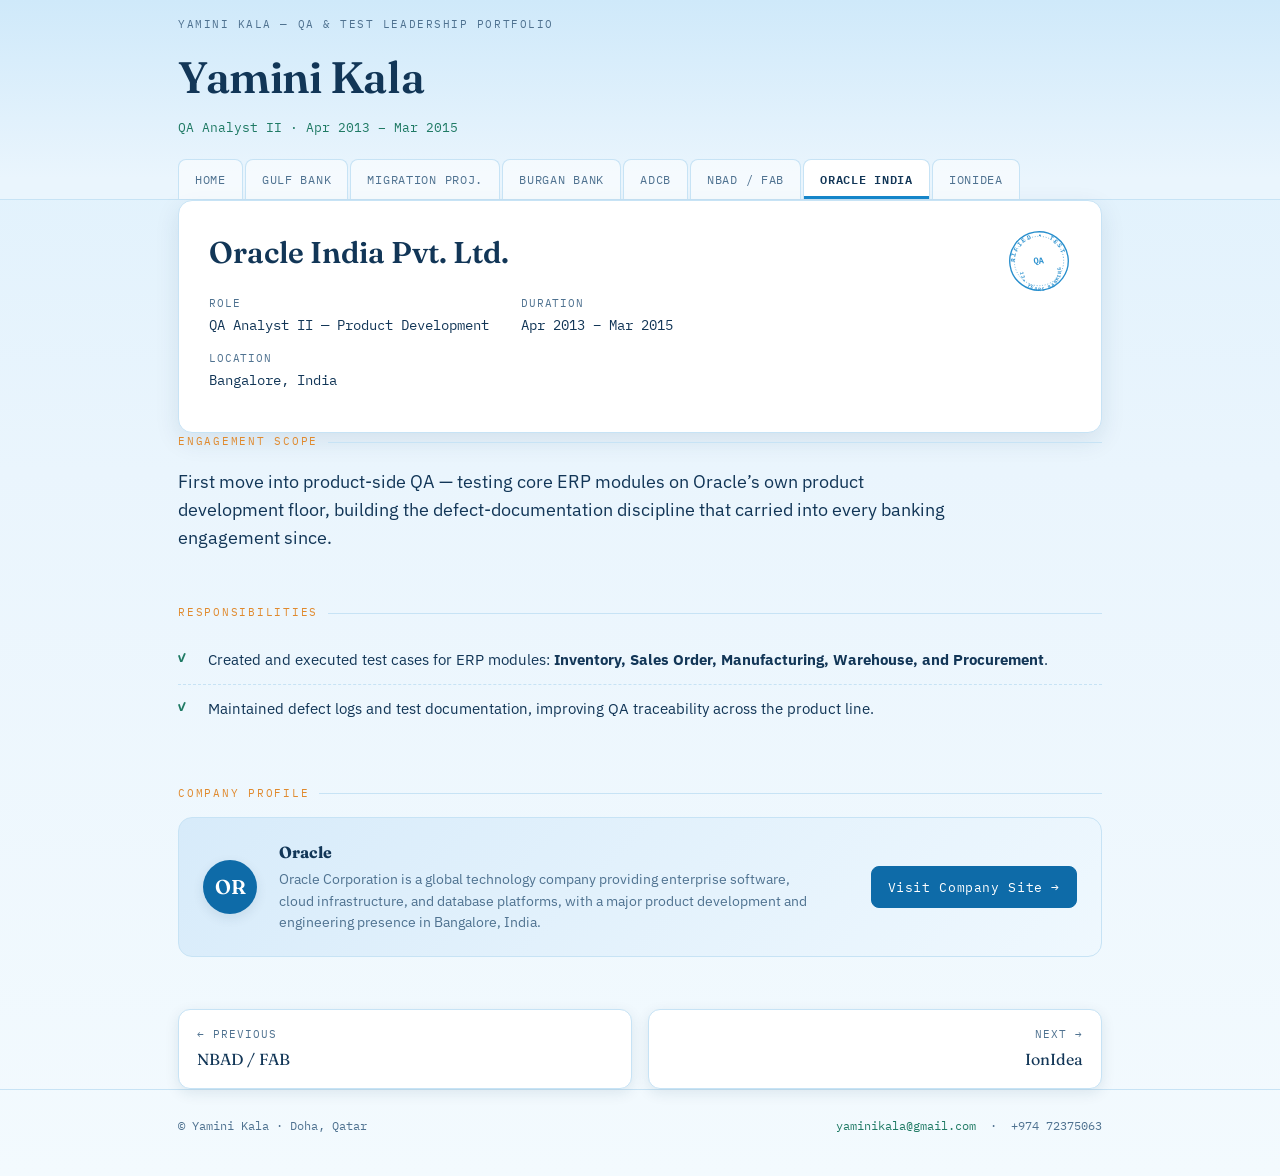
<file: oracle-india.html>
<!doctype html>
<html lang="en">
<head>
<meta charset="UTF-8">
<meta name="viewport" content="width=device-width, initial-scale=1.0">
<title>Oracle India &middot; Yamini Kala</title>
<link rel="preconnect" href="https://fonts.googleapis.com">
<link href="https://fonts.googleapis.com/css2?family=Fraunces:opsz,wght@9..144,400;9..144,600;9..144,700&family=IBM+Plex+Sans:wght@400;500;600&family=IBM+Plex+Mono:wght@400;500;600&display=swap" rel="stylesheet">
<link rel="stylesheet" href="styles.css">
</head>
<body>

  <header class="masthead">
    <div class="wrap">
      <div class="masthead-top">
        <span>Yamini Kala &mdash; QA &amp; Test Leadership Portfolio</span>
      </div>
      <div class="brand-row">
        <div>
          <h1><a href="index.html" style="text-decoration:none;color:inherit;">Yamini Kala</a></h1>
          <div class="role-line">QA Analyst II &middot; Apr 2013 &ndash; Mar 2015</div>
        </div>
      </div>
      <nav class="tabs">
        <a href="index.html" class="tab">Home</a>
<a href="gulf-bank.html" class="tab">Gulf Bank</a>
<a href="migration-project.html" class="tab">Migration Proj.</a>
<a href="burgan-bank.html" class="tab">Burgan Bank</a>
<a href="adcb.html" class="tab">ADCB</a>
<a href="nbad.html" class="tab">NBAD / FAB</a>
<a href="oracle-india.html" class="tab active">Oracle India</a>
<a href="ionidea.html" class="tab">IonIdea</a>
      </nav>
    </div>
  </header>

  <main class="wrap">

<div class="record-head">
  <div>
    <h2 class="title">Oracle India Pvt. Ltd.</h2>
    <dl class="record-fields">
      <div><dt>Role</dt><dd>QA Analyst II &mdash; Product Development</dd></div>
      <div><dt>Duration</dt><dd>Apr 2013 &ndash; Mar 2015</dd></div>
      <div><dt>Location</dt><dd>Bangalore, India</dd></div>
    </dl>
  </div>
  
<div class="stamp small" aria-hidden="true">
  <svg viewBox="0 0 140 140" xmlns="http://www.w3.org/2000/svg">
    <circle cx="70" cy="70" r="64" fill="none" stroke="currentColor" stroke-width="3"/>
    <circle cx="70" cy="70" r="54" fill="none" stroke="currentColor" stroke-width="1.4" stroke-dasharray="2 4"/>
    <path id="arcTopor" d="M 18 70 A 52 52 0 0 1 122 70" fill="none"/>
    <path id="arcBotor" d="M 26 92 A 44 44 0 0 0 114 92" fill="none"/>
    <text font-size="13" letter-spacing="3" fill="currentColor">
      <textPath href="#arcTopor" startOffset="50%" text-anchor="middle">VERIFIED &#8226; TESTED</textPath>
    </text>
    <text x="70" y="76" font-size="19" text-anchor="middle" fill="currentColor" font-weight="700">QA</text>
    <text font-size="10.5" letter-spacing="2" fill="currentColor">
      <textPath href="#arcBotor" startOffset="50%" text-anchor="middle">13&#43; YEARS BANKING</textPath>
    </text>
  </svg>
</div>

</div>

<section>
  <div class="section-label">Engagement Scope</div>
  <p class="lede">First move into product-side QA &mdash; testing core ERP modules on Oracle&rsquo;s
  own product development floor, building the defect-documentation discipline that carried
  into every banking engagement since.</p>
</section>

<section>
  <div class="section-label">Responsibilities</div>
  <ul class="findings">
    <li>Created and executed test cases for ERP modules: <b>Inventory, Sales Order, Manufacturing, Warehouse, and Procurement</b>.</li>
    <li>Maintained defect logs and test documentation, improving QA traceability across the product line.</li>
  </ul>
</section>

<section>
  <div class="section-label">Company Profile</div>
  
  <div class="company-panel">
    <div class="mark">OR</div>
    <div class="info">
      <h4>Oracle</h4>
      <p>Oracle Corporation is a global technology company providing enterprise software, cloud infrastructure, and database platforms, with a major product development and engineering presence in Bangalore, India.</p>
    </div>
    <a class="btn" href="https://www.oracle.com/in/" target="_blank" rel="noopener">Visit Company Site &rarr;</a>
  </div>

</section>


<div class="pagenav">
  <a class="prev" href="nbad.html"><div class="dir">&larr; Previous</div><div class="name">NBAD / FAB</div></a>
  <a class="next" href="ionidea.html"><div class="dir">Next &rarr;</div><div class="name">IonIdea</div></a>
</div>


  </main>

  <footer>
    <div class="wrap" style="display:flex;justify-content:space-between;flex-wrap:wrap;gap:10px;width:100%;">
      <span>&copy; Yamini Kala &middot; Doha, Qatar</span>
      <span><a href="mailto:yaminikala@gmail.com">yaminikala@gmail.com</a> &nbsp;&middot;&nbsp; +974 72375063</span>
    </div>
  </footer>

</body>
</html>
</file>
<file: styles.css>
/* ============================================================
   Yamini Kala — Portfolio · "Verification Report" system
   Palette: parchment ground, navy ink, stamp red, verify teal, gold
   Type: Fraunces (display) / IBM Plex Sans (body) / IBM Plex Mono (data)
   ============================================================ */

:root{
  --parchment: #EAF5FD;
  --parchment-deep: #D7EBFA;
  --paper: #FFFFFF;
  --ink: #123657;
  --ink-soft: #4F7290;
  --rule: #C7E3F5;
  --stamp: #1585C9;
  --stamp-deep: #0E6BA8;
  --verify: #2F6459;
  --verify-deep: #1F7A64;
  --gold: #E08A2E;
  --shadow: rgba(18, 54, 87, 0.10);

  --display: "Fraunces", "Georgia", serif;
  --body: "IBM Plex Sans", -apple-system, sans-serif;
  --mono: "IBM Plex Mono", monospace;
}

*{ box-sizing: border-box; }
html{ scroll-behavior: smooth; }

body{
  margin:0;
  background:
    radial-gradient(1100px 480px at 10% -12%, rgba(255,255,255,0.65), transparent 60%),
    linear-gradient(180deg, #DDF0FC 0%, var(--parchment) 40%, #F3FAFE 100%);
  color: var(--ink);
  font-family: var(--body);
  font-size: 16px;
  line-height: 1.6;
  -webkit-font-smoothing: antialiased;
}

a{ color: inherit; }

::selection{ background: var(--stamp); color: var(--paper); }

/* focus visibility */
a:focus-visible, button:focus-visible{
  outline: 2px solid var(--stamp);
  outline-offset: 3px;
}

@media (prefers-reduced-motion: reduce){
  *{ animation-duration: 0.001ms !important; transition-duration: 0.001ms !important; }
}

.wrap{
  max-width: 980px;
  margin: 0 auto;
  padding: 0 28px;
}

/* ---------------- Masthead ---------------- */
.masthead{
  border-bottom: 1px solid var(--rule);
  background: linear-gradient(180deg, #CFE9FA, var(--parchment) 90%);
}
.masthead-top{
  display:flex;
  align-items:center;
  justify-content:space-between;
  padding: 16px 0 8px;
  font-family: var(--mono);
  font-size: 11px;
  letter-spacing: 0.14em;
  text-transform: uppercase;
  color: var(--ink-soft);
}
.masthead-top .doc-id{ color: var(--stamp-deep); }

.brand-row{
  display:flex;
  align-items:flex-end;
  justify-content:space-between;
  gap: 24px;
  padding-bottom: 20px;
  flex-wrap: wrap;
}
.brand-row h1{
  font-family: var(--display);
  font-weight: 600;
  font-size: clamp(30px, 5vw, 44px);
  margin: 0;
  letter-spacing: -0.01em;
}
.brand-row .role-line{
  font-family: var(--mono);
  font-size: 13px;
  color: var(--verify-deep);
  margin-top: 6px;
}

/* ---------------- Nav (report tabs) ---------------- */
nav.tabs{
  display:flex;
  gap: 2px;
  overflow-x: auto;
  padding: 0 0 0 0;
  scrollbar-width: thin;
}
nav.tabs a{
  flex: 0 0 auto;
  font-family: var(--mono);
  font-size: 12px;
  letter-spacing: 0.06em;
  text-transform: uppercase;
  text-decoration: none;
  color: var(--ink-soft);
  padding: 10px 16px;
  border: 1px solid var(--rule);
  border-bottom: none;
  border-radius: 8px 8px 0 0;
  background: rgba(255,255,255,0.55);
  white-space: nowrap;
  transition: background .15s ease, color .15s ease;
}
nav.tabs a.active{
  color: var(--ink);
  background: var(--paper);
  border-color: var(--rule);
  box-shadow: 0 -3px 0 var(--stamp) inset;
  font-weight: 600;
}
nav.tabs a:hover{ background: var(--paper); color: var(--ink); }

/* ---------------- Stamp signature element ---------------- */
.stamp{
  --size: 118px;
  width: var(--size);
  height: var(--size);
  flex: 0 0 auto;
  color: var(--stamp);
  transform: rotate(-9deg);
  mix-blend-mode: multiply;
  opacity: 0.92;
}
.stamp.small{ --size: 64px; }
.stamp svg{ width:100%; height:100%; display:block; }
.stamp text{
  font-family: var(--mono);
  font-weight: 600;
}

/* ---------------- Sections ---------------- */
main{ padding: 40px 0 80px; }
section{ margin-bottom: 52px; }

.section-label{
  font-family: var(--mono);
  font-size: 11px;
  letter-spacing: 0.16em;
  text-transform: uppercase;
  color: var(--gold);
  display:flex;
  align-items:center;
  gap: 10px;
  margin-bottom: 14px;
}
.section-label::after{
  content:"";
  flex:1;
  height:1px;
  background: var(--rule);
}

h2.title{
  font-family: var(--display);
  font-weight: 600;
  font-size: clamp(22px, 3.2vw, 30px);
  margin: 0 0 16px;
  color: var(--ink);
}

p{ color: var(--ink-soft); max-width: 68ch; }
p.lede{
  font-size: 17.5px;
  color: var(--ink);
  max-width: 72ch;
}

/* ---------------- Record header block (company pages) ---------------- */
.record-head{
  background: var(--paper);
  border: 1px solid var(--rule);
  border-radius: 14px;
  padding: 28px 30px;
  display:flex;
  justify-content: space-between;
  gap: 24px;
  align-items:flex-start;
  flex-wrap: wrap;
  box-shadow: 0 8px 24px var(--shadow);
}
.record-fields{
  display:grid;
  grid-template-columns: repeat(2, minmax(140px,1fr));
  gap: 14px 32px;
  margin-top: 18px;
  font-family: var(--mono);
  font-size: 13px;
}
.record-fields dt{ color: var(--ink-soft); text-transform: uppercase; letter-spacing: 0.08em; font-size: 10.5px; }
.record-fields dd{ margin: 2px 0 0; color: var(--ink); font-size: 14px; }

.status-chip{
  display:inline-flex;
  align-items:center;
  gap:6px;
  font-family: var(--mono);
  font-size: 11px;
  letter-spacing: 0.1em;
  text-transform: uppercase;
  color: var(--verify-deep);
  background: rgba(47,100,89,0.10);
  border: 1px solid rgba(47,100,89,0.35);
  padding: 5px 10px;
  border-radius: 20px;
}
.status-chip::before{ content:"●"; font-size: 8px; }

/* ---------------- Log table (home) ---------------- */
.log-table{
  width:100%;
  border-collapse: collapse;
  font-size: 14.5px;
  background: var(--paper);
  border: 1px solid var(--rule);
  border-radius: 14px;
  overflow: hidden;
  box-shadow: 0 8px 24px var(--shadow);
}
.log-table th{
  text-align:left;
  font-family: var(--mono);
  font-size: 10.5px;
  letter-spacing: 0.1em;
  text-transform: uppercase;
  color: var(--ink-soft);
  background: var(--parchment-deep);
  padding: 12px 16px;
  border-bottom: 1px solid var(--rule);
}
.log-table td{
  padding: 14px 16px;
  border-bottom: 1px solid var(--rule);
  vertical-align: top;
}
.log-table tr:last-child td{ border-bottom:none; }
.log-table tr.row-link{ cursor:pointer; transition: background .15s ease; }
.log-table tr.row-link:hover{ background: rgba(21,133,201,0.06); }
.log-table .rec-id{ font-family: var(--mono); color: var(--stamp); font-weight:600; }
.log-table .entry-title{ font-weight:600; color: var(--ink); }
.log-table .entry-sub{ display:block; font-size: 12.5px; color: var(--ink-soft); margin-top:2px; }
.log-table a.rowlink{ text-decoration:none; display:block; }
.log-table .go{ font-family: var(--mono); font-size: 12px; color: var(--verify-deep); white-space:nowrap; }

/* ---------------- Cards / grid ---------------- */
.grid-2{ display:grid; grid-template-columns: 1fr 1fr; gap: 18px; }
.grid-3{ display:grid; grid-template-columns: repeat(3,1fr); gap: 16px; }
@media (max-width: 700px){ .grid-2, .grid-3{ grid-template-columns: 1fr; } }

.card{
  background: var(--paper);
  border: 1px solid var(--rule);
  border-radius: 12px;
  padding: 20px 22px;
  box-shadow: 0 4px 14px var(--shadow);
  transition: transform .15s ease, box-shadow .15s ease;
}
.card:hover{ transform: translateY(-2px); box-shadow: 0 10px 24px var(--shadow); }
.card h3{
  font-family: var(--display);
  font-size: 17px;
  margin: 0 0 8px;
  font-weight: 600;
  color: var(--stamp-deep);
}
.card p{ font-size: 14.5px; margin: 0; }

/* ---------------- Findings / bullet lists ---------------- */
ul.findings{ list-style:none; margin:0; padding:0; }
ul.findings li{
  position:relative;
  padding: 12px 0 12px 30px;
  border-bottom: 1px dashed var(--rule);
  color: var(--ink);
  font-size: 15px;
}
ul.findings li:last-child{ border-bottom:none; }
ul.findings li::before{
  content:"✓";
  position:absolute;
  left:0; top:12px;
  color: var(--verify-deep);
  font-family: var(--mono);
  font-weight:700;
  font-size: 13px;
}
ul.findings li b{ color: var(--ink); }

ol.steps{ counter-reset: step; list-style:none; margin:0; padding:0; }
ol.steps li{
  counter-increment: step;
  position: relative;
  padding: 14px 0 14px 46px;
  border-bottom: 1px dashed var(--rule);
}
ol.steps li:last-child{ border-bottom:none; }
ol.steps li::before{
  content: counter(step, decimal-leading-zero);
  position:absolute; left:0; top:14px;
  font-family: var(--mono);
  font-size: 12px;
  color: var(--paper);
  background: var(--ink);
  width: 28px; height: 22px;
  display:flex; align-items:center; justify-content:center;
  border-radius: 4px;
}

/* ---------------- Company profile panel ---------------- */
.company-panel{
  display:flex;
  gap: 22px;
  align-items:center;
  background: linear-gradient(135deg, var(--parchment-deep), #EFF8FE);
  border: 1px solid var(--rule);
  border-radius: 14px;
  padding: 22px 24px;
  flex-wrap: wrap;
}
.company-panel .mark{
  width:54px; height:54px;
  border-radius: 50%;
  background: var(--stamp-deep);
  color: var(--paper);
  font-family: var(--display);
  font-weight:600;
  display:flex; align-items:center; justify-content:center;
  font-size: 20px;
  flex:0 0 auto;
  box-shadow: 0 4px 12px var(--shadow);
}
.company-panel .info{ flex: 1 1 260px; }
.company-panel .info h4{ margin:0 0 4px; font-family: var(--display); font-size:16px; }
.company-panel .info p{ margin:0; font-size: 13.5px; }
.btn{
  display:inline-flex;
  align-items:center;
  gap:8px;
  font-family: var(--mono);
  font-size: 12.5px;
  letter-spacing: 0.05em;
  text-decoration:none;
  color: var(--paper);
  background: var(--stamp-deep);
  padding: 10px 16px;
  border-radius: 8px;
  border: 1px solid var(--stamp-deep);
  white-space: nowrap;
  transition: transform .12s ease, background .15s ease;
}
.btn:hover{ background: var(--stamp); border-color: var(--stamp); transform: translateY(-1px); }
.btn.ghost{
  background: transparent; color: var(--ink);
  border: 1px solid var(--ink);
}
.btn.ghost:hover{ background: var(--ink); color: var(--paper); }

/* ---------------- KPI strip ---------------- */
.kpi-strip{
  display:grid;
  grid-template-columns: repeat(4, 1fr);
  gap: 14px;
}
@media (max-width: 700px){ .kpi-strip{ grid-template-columns: repeat(2,1fr); } }
.kpi{
  border: 1px solid var(--rule);
  background: var(--paper);
  border-radius: 12px;
  padding: 16px 18px;
  text-align:center;
  box-shadow: 0 4px 14px var(--shadow);
}
.kpi .num{
  font-family: var(--display);
  font-size: 26px;
  color: var(--stamp-deep);
  font-weight:600;
  display:block;
}
.kpi .cap{
  font-family: var(--mono);
  font-size: 10.5px;
  letter-spacing: 0.08em;
  text-transform: uppercase;
  color: var(--ink-soft);
}

/* ---------------- Hero (home only) ---------------- */
.hero{
  display:flex;
  gap: 34px;
  align-items:flex-start;
  padding: 42px 0 10px;
  flex-wrap: wrap;
}
.hero .photo{
  width: 148px; height: 148px;
  border-radius: 14px;
  object-fit: cover;
  border: 3px solid var(--paper);
  box-shadow: 0 10px 28px var(--shadow);
  flex: 0 0 auto;
}
.hero .content{ flex: 1 1 420px; }
.hero .content p.lede{ margin-top: 12px; }
.hero-meta{
  display:flex;
  flex-wrap:wrap;
  gap: 10px 20px;
  font-family: var(--mono);
  font-size: 12.5px;
  color: var(--ink-soft);
  margin-top: 14px;
}
.hero-meta span::before{ content:"— "; color: var(--rule); }
.hero-meta span:first-child::before{ content:""; }

/* ---------------- Footer ---------------- */
footer{
  border-top: 1px solid var(--rule);
  padding: 26px 0 40px;
  font-family: var(--mono);
  font-size: 12px;
  color: var(--ink-soft);
  display:flex;
  justify-content:space-between;
  flex-wrap:wrap;
  gap: 10px;
}
footer a{ color: var(--verify-deep); text-decoration:none; }
footer a:hover{ text-decoration:underline; }

/* ---------------- Prev/Next nav ---------------- */
.pagenav{
  display:flex;
  justify-content:space-between;
  gap: 16px;
  margin-top: 20px;
  flex-wrap: wrap;
}
.pagenav a{
  flex:1 1 240px;
  border: 1px solid var(--rule);
  background: var(--paper);
  border-radius: 12px;
  padding: 16px 18px;
  text-decoration:none;
  color: var(--ink);
  box-shadow: 0 4px 14px var(--shadow);
  transition: transform .15s ease;
}
.pagenav a:hover{ transform: translateY(-2px); }
.pagenav .dir{
  font-family: var(--mono);
  font-size: 10.5px;
  color: var(--ink-soft);
  text-transform: uppercase;
  letter-spacing: 0.1em;
}
.pagenav .name{ font-family: var(--display); font-size: 16px; margin-top: 4px; }
.pagenav a:hover{ border-color: var(--stamp); }
.pagenav a.next{ text-align:right; }

/* utility */
.mb-0{ margin-bottom:0; }
.text-mono{ font-family: var(--mono); }
</file>
